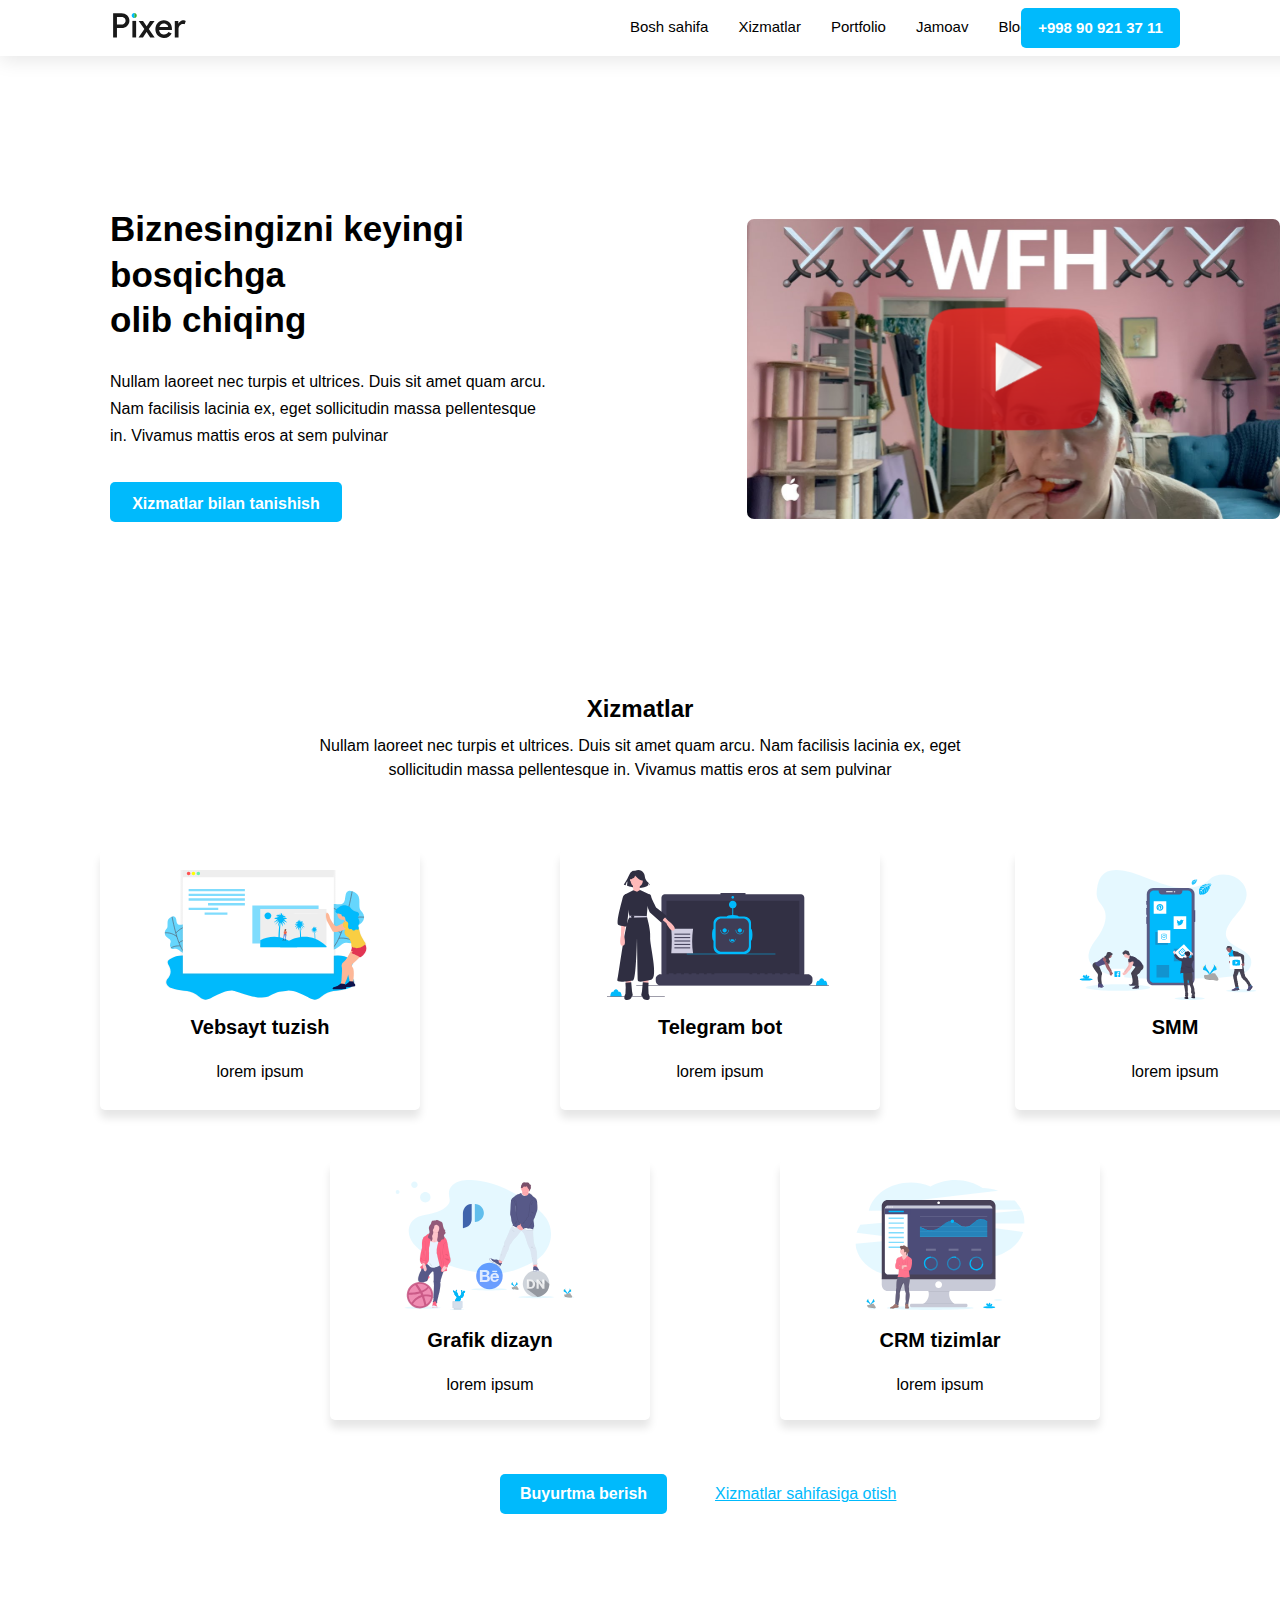
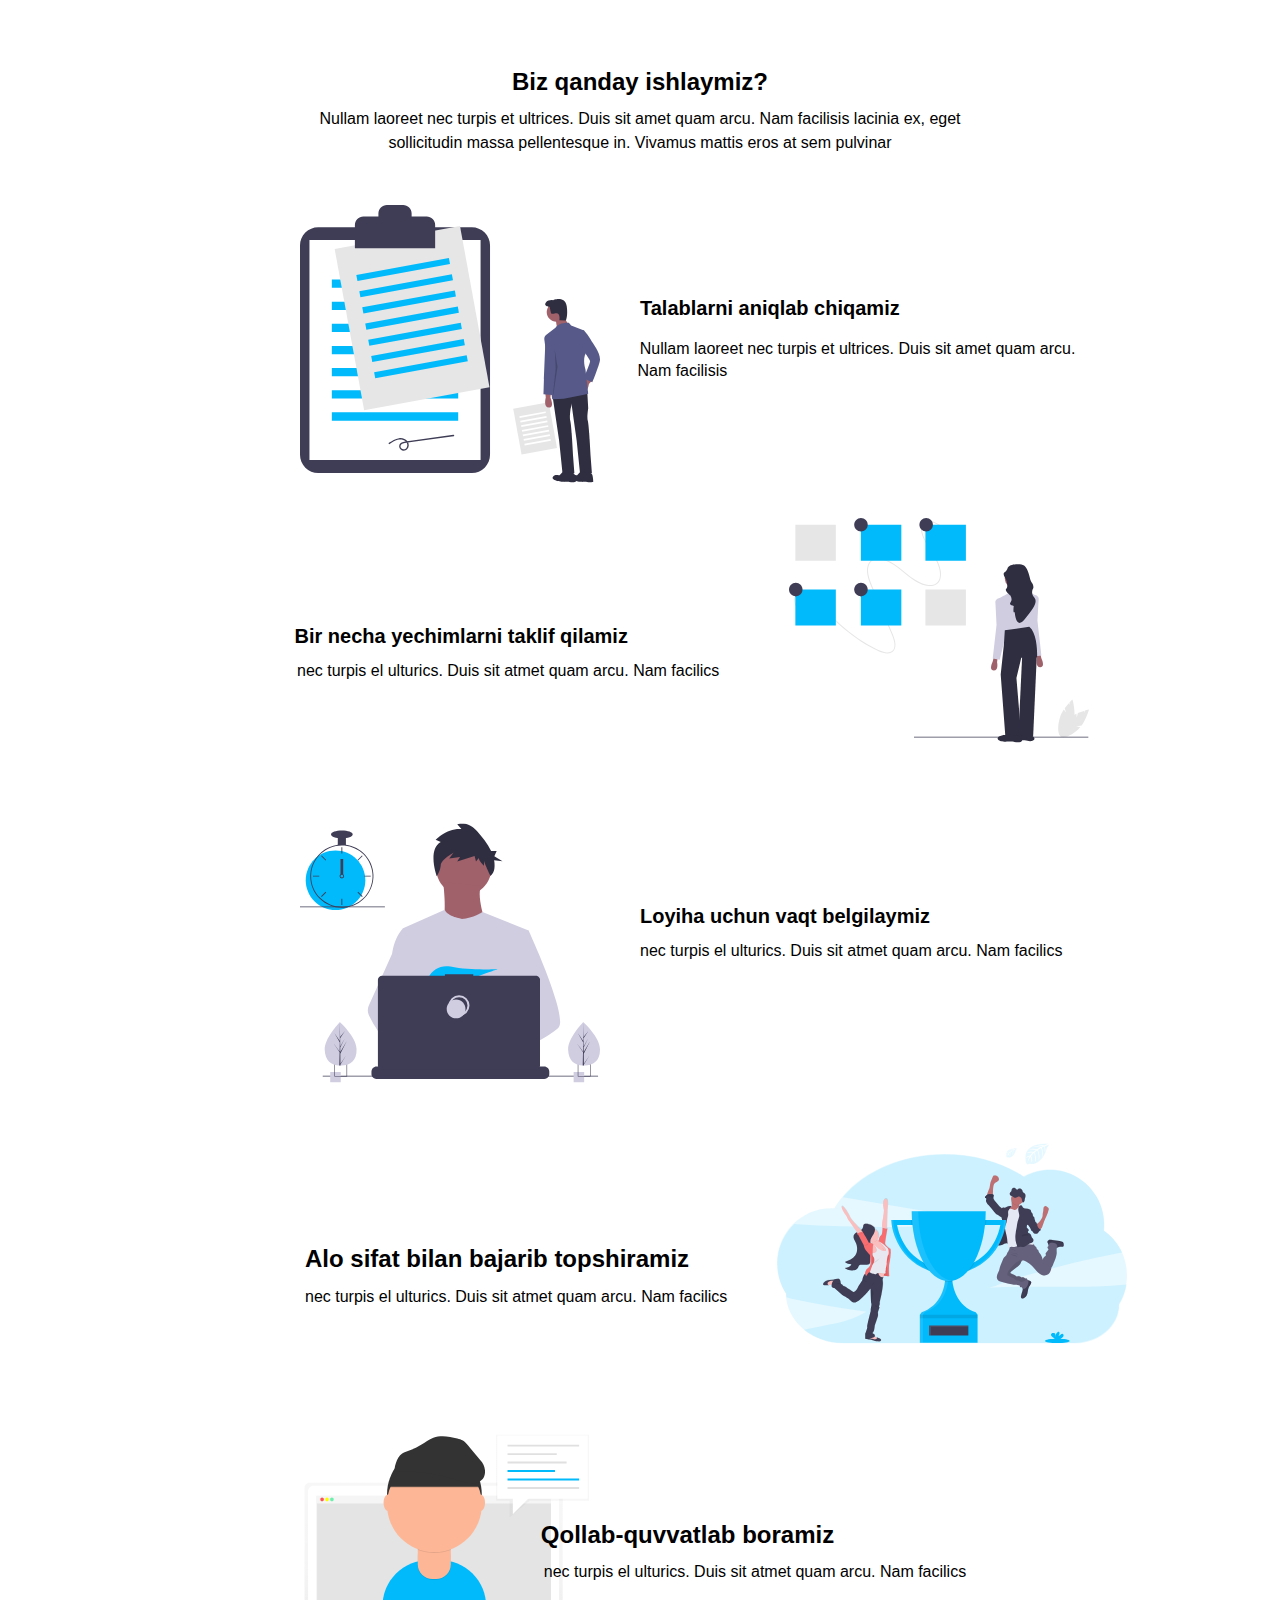
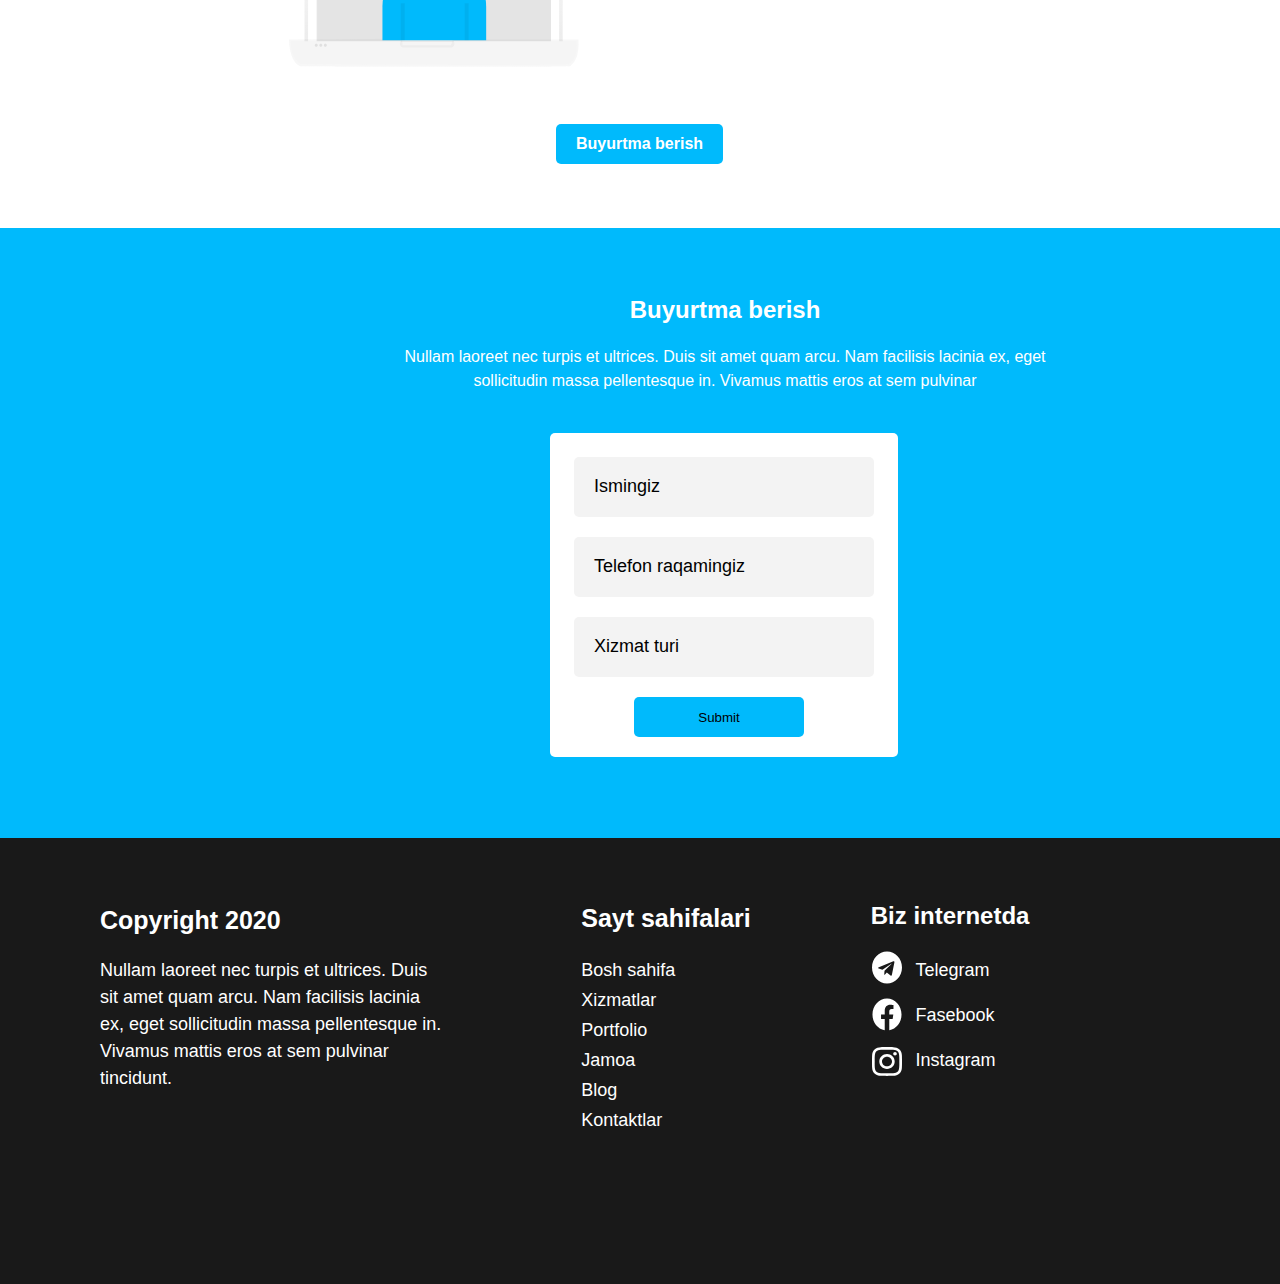
<file: index.html>
<!DOCTYPE html>
<html lang="en">
  <head>
    <meta charset="UTF-8" />
    <meta http-equiv="X-UA-Compatible" content="IE=edge" />
    <meta name="viewport" content="width=device-width, initial-scale=1.0" />
    <link rel="stylesheet" href="./styles/minihome.css" />
    <title>Exem</title>
  </head>
  <body>
    <!-- header start -->

    <div class="header">
      <img src="./images/logo.svg" width="100" height="25" alt="rasm" />
      <ul>
        <li><a href="#">Bosh sahifa</a></li>
        <li><a href="./xizmatlar.html">Xizmatlar</a></li>
        <li><a href="#">Portfolio</a></li>
        <li><a href="#">Jamoav</a></li>
        <li><a href="#">Blog</a></li>
        <li><a href="#">Kontaktlar</a></li>
      </ul>

      <div class="headerbutton">
        <p>+998 90 921 37 11</p>
      </div>
    </div>

    <div class="glav">

        <div class="glav1">

      <h1>
        Biznesingizni keyingi bosqichga <br />
        olib chiqing
      </h1>

      <p>Nullam laoreet nec turpis et ultrices. Duis sit amet quam arcu. <br> Nam facilisis lacinia ex, eget sollicitudin massa pellentesque <br> in. Vivamus mattis eros at sem pulvinar</p>
      <div class="glavbutton hover ">
        <p class="p-hover">Xizmatlar bilan tanishish</p>
        
      </div>

    </div>

    <div class="glav2">
        <img src="./images/youtube-embed.svg" height="300" alt="rasm">
    </div>



    </div>

    <!-- glav end    -->

<!-- section start -->
    <div class="section">
        <h2>Xizmatlar</h2>
        <p>Nullam laoreet nec turpis et ultrices. Duis sit amet quam arcu. Nam facilisis lacinia ex, eget <br> sollicitudin massa pellentesque in. Vivamus mattis eros at sem pulvinar</p>

        <div class="boxs">
            <div class="box1">
                <div class="minibox1">
                    <img src="./images/website-illustration.svg" alt="rasm">
                    <h3>Vebsayt tuzish</h3>
                    <p>lorem ipsum</p>
                </div>
                <div class="minibox2">
                    <img src="./images/bot.svg" alt="rasm">
                    <h3>Telegram bot</h3>
                    <p>lorem ipsum</p>
                </div>
                <div class="minibox3">
                    <img src="./images/smm-illustration.svg" alt="rasm">
                    <h3>SMM</h3>
                    <p>lorem ipsum</p>
                </div>

            </div>

            <div class="box2">
                <div class="minibox4">
                    <img src="./images/design-illustration.svg" alt="rasm">
                    <h3>Grafik dizayn</h3>
                    <p>lorem ipsum</p>
                </div>

                <div class="minibox5">
                    <img src="./images/crm-illustration.svg" alt="rasm">
                    <h3>CRM tizimlar</h3>
                    <p>lorem ipsum</p>
                </div>
                <div class="twoknop">
                    <div class="minibutton hover">
                        <p class="p-hover">Buyurtma berish</p>
                    </div>
                    <a href="#">Xizmatlar sahifasiga otish</a>
                </div>
            </div>
        </div>

    </div>
<!-- section end -->

<!-- main start -->

<div class="main">
    <h2>Biz qanday ishlaymiz?</h2>
    <p>Nullam laoreet nec turpis et ultrices. Duis sit amet quam arcu. Nam facilisis lacinia ex, eget <br> sollicitudin massa pellentesque in. Vivamus mattis eros at sem pulvinar</p>
<!-- zina1 start -->
    <div class="zina1">
        <img src="./images/stepstep.svg" alt="rasmodam">

        <h2>Talablarni aniqlab chiqamiz</h2>
        <p>Nullam laoreet nec turpis et ultrices. Duis sit amet quam arcu. </p>
        <span> Nam facilisis</span>
    </div>
    <!-- zina1 end -->



    <!-- zina2 start -->

    <div class="zina2">
        <div class="zina2flex">
        <h2>Bir necha yechimlarni taklif qilamiz</h2>
        <p>nec turpis el ulturics. Duis sit atmet quam arcu. Nam facilics </p>
    </div>
   
        <img src="./images/step-illlustration.svg" alt="">

    </div>

<!-- zina2 end -->

<div class="zina3">
    <img src="./images/programist.svg" alt="rasm">
    <h2>Loyiha uchun vaqt belgilaymiz</h2>
    <p>nec turpis el ulturics. Duis sit atmet quam arcu. Nam facilics</p>
</div>

<!-- zina3 end   -->

<!-- zina4 start -->

<div class="zina4">
    <div class="zina4flex">
        <h2>Alo sifat bilan bajarib topshiramiz</h2>
        <p>nec turpis el ulturics. Duis sit atmet quam arcu. Nam facilics</p>
    </div>
    <img src="./images/kubok.svg" width="350" alt="rasm">
</div>
<!-- zina4 end -->

<!-- zina5 start -->

<div class="zina5">
    <img src="./images/brbola.svg" alt="">
    <h2>Qollab-quvvatlab boramiz</h2>
    <p>nec turpis el ulturics. Duis sit atmet quam arcu. Nam facilics</p>
</div>

<!-- zina4 end -->

<div class="mainbutton hover">
    <p class="p-hover">Buyurtma berish</p>
</div>

</div>
<!-- main end -->

<!-- inpitmega start -->
<div class="inputmega">
    <h2>Buyurtma berish</h2>
    <p>Nullam laoreet nec turpis et ultrices. Duis sit amet quam arcu. Nam facilisis lacinia ex, eget <br> sollicitudin massa pellentesque in. Vivamus mattis eros at sem pulvinar</p>

    <div class="inputdiv">
        <div class="input1">
        <input type="text" placeholder="Ismingiz">
    </div>
    <div class="input2">
        <input type="number" placeholder="Telefon raqamingiz">
    </div>
    <div class="input3">
        <input type="text" placeholder="Xizmat turi">
    </div>
    <div class="submit1">
        <input type="submit">
    </div>
    </div>
</div>
<!-- inputmega end -->

<!-- footer start -->

<div class="footer">
    <div class="block1">
        <h2>Copyright 2020</h2>
        <p>Nullam laoreet nec turpis et ultrices. Duis <br> sit amet quam arcu. Nam facilisis lacinia <br> ex, eget sollicitudin massa pellentesque in. <br> Vivamus mattis eros at sem pulvinar <br> tincidunt.</p>
    </div>
    <div class="block2">
        <h2>Sayt sahifalari</h2>
        <ul>
            <li><a href="#">Bosh sahifa</a></li>
            <li><a href="./xizmatlar.html">Xizmatlar</a></li>
            <li><a href="#">Portfolio</a></li>
            <li><a href="#">Jamoa</a></li>
            <li><a href="#">Blog</a></li>
            <li><a href="#">Kontaktlar</a></li>
        </ul>
    </div>
    <div class="block3">
        <div class="minblock3">
        <h2>Biz internetda</h2>
        <ul>
            <li><img src="./images/telegram.svg"  width="30" alt="tg"></li>
            <li><img src="./images/fase.svg" width="30" alt="insta"></li>
            <li><img src="./images/insta.svg" width="30" alt="face"></li>
        </ul>
    </div>
    <div class="min2block3">
        <ul>
           <li><a href="#">Telegram</a></li>
           <li><a href="#">Fasebook</a></li>
           <li><a href="#">Instagram</a></li>
        </ul>
    </div>
    </div>

</div>


    <!-- end -->
  </body>
</html>
</file>
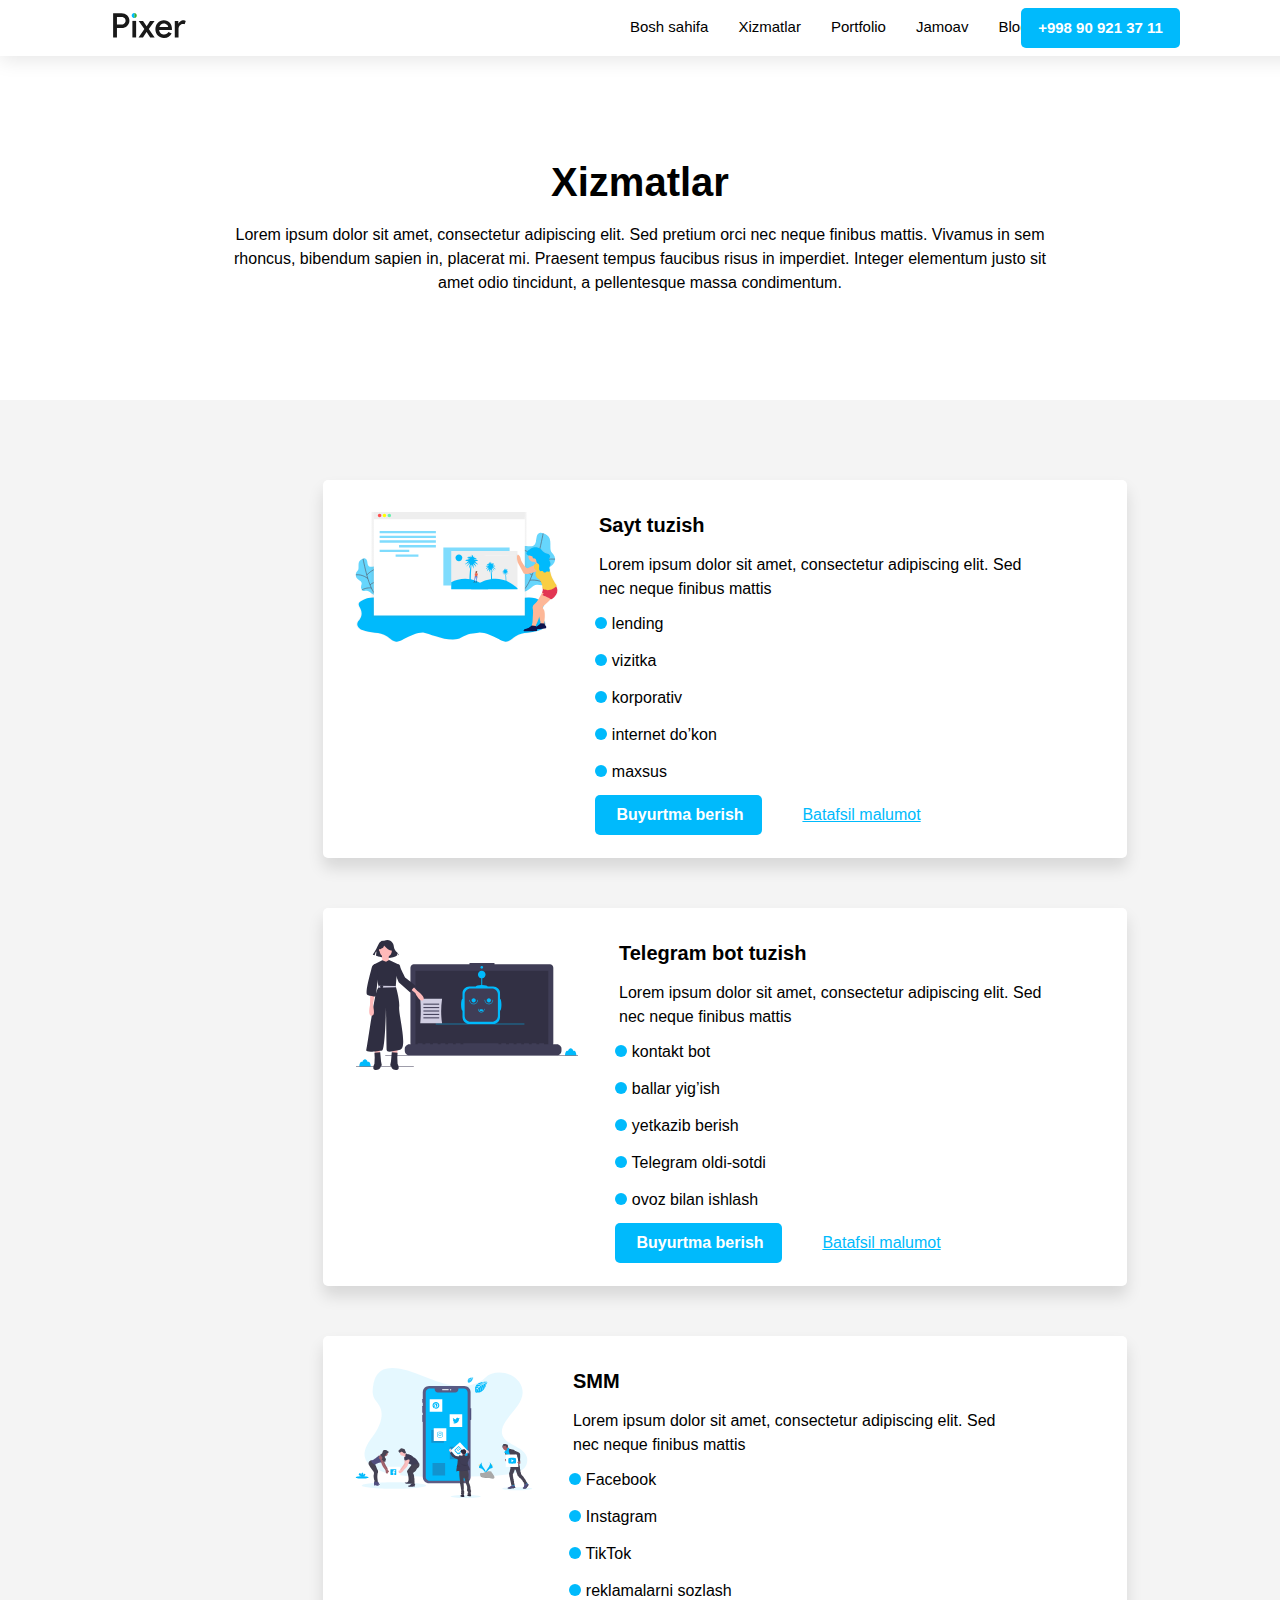
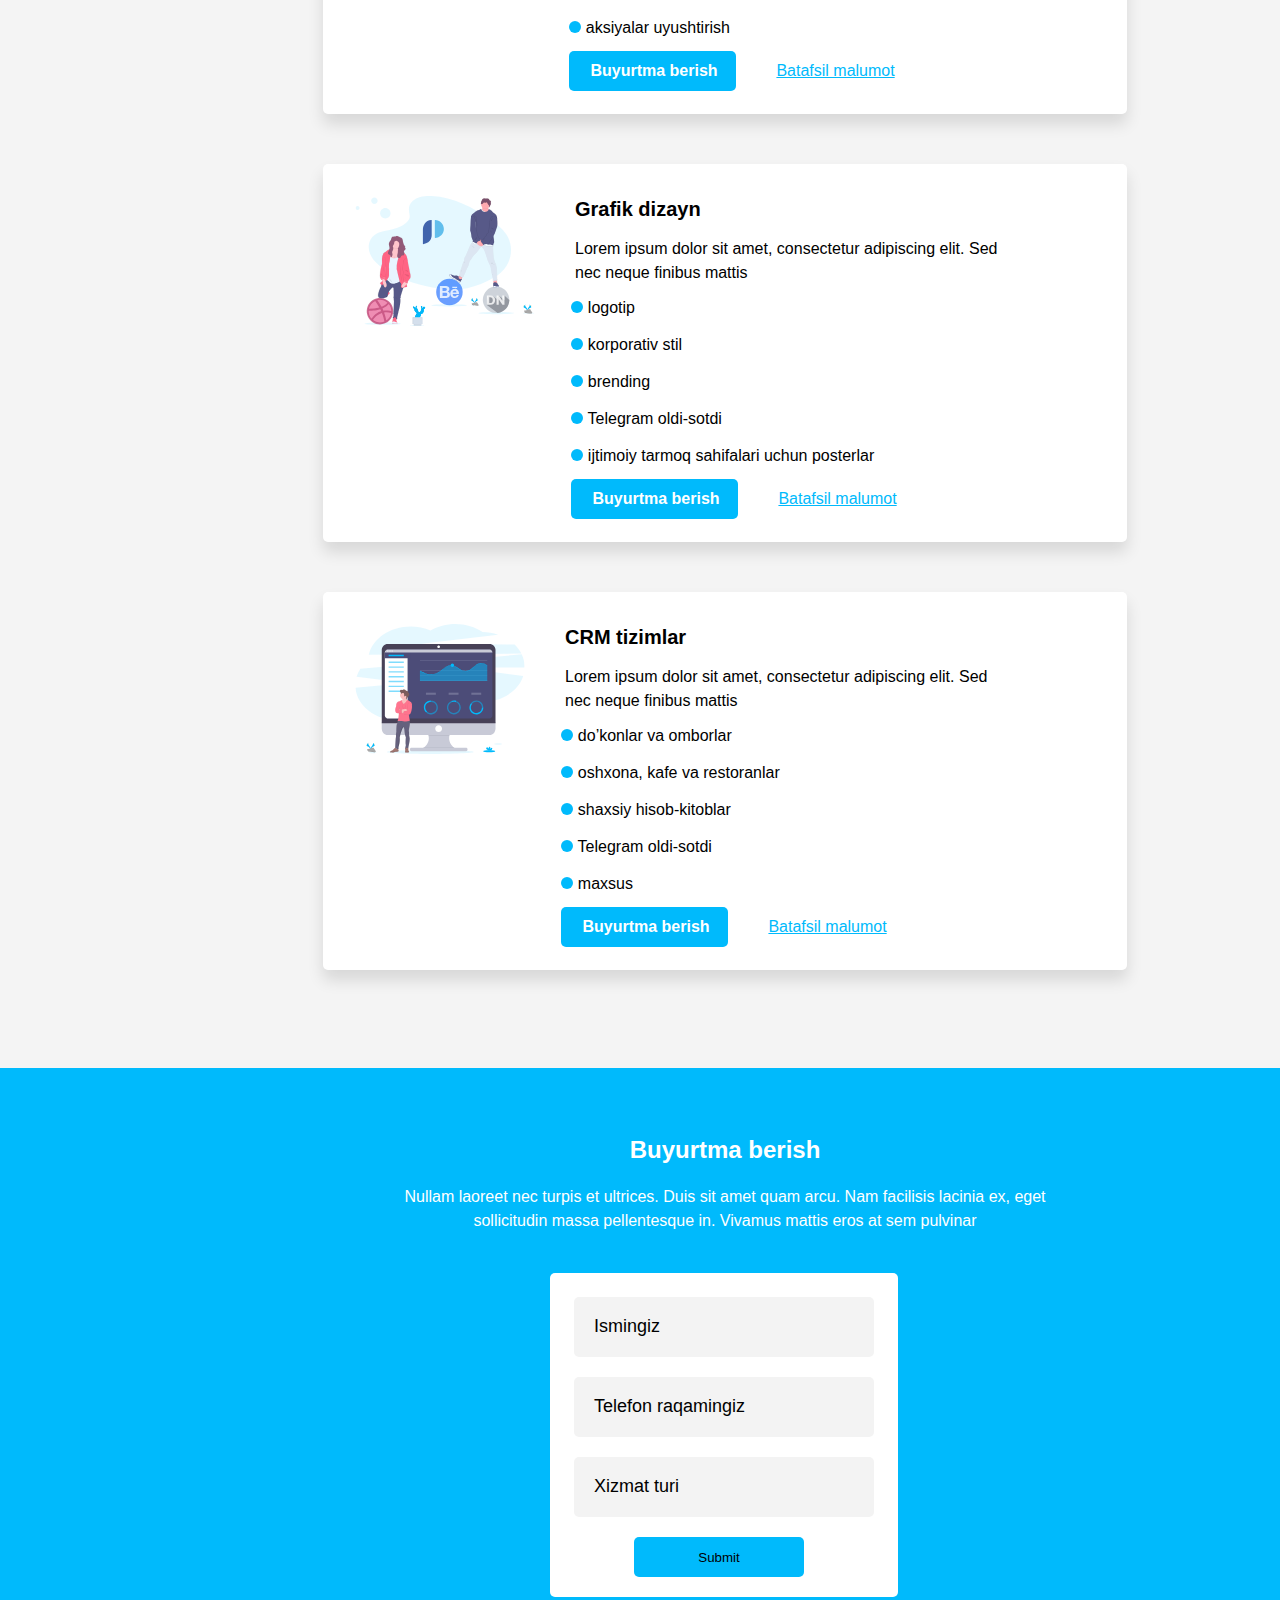
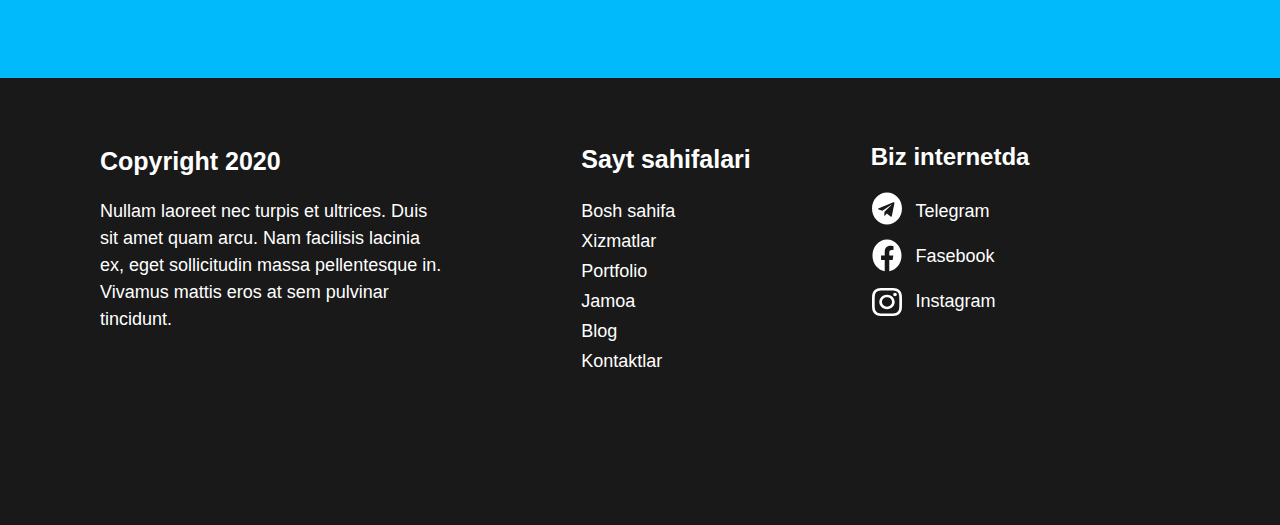
<file: xizmatlar.html>
<!DOCTYPE html>
<html lang="en">
<head>
    <meta charset="UTF-8">
    <meta http-equiv="X-UA-Compatible" content="IE=edge">
    <meta name="viewport" content="width=device-width, initial-scale=1.0">
    <title>Xizmatlar</title>
    <link rel="stylesheet" href="./styles/minixizmat.css">
    
</head>
<body>
    
    <div class="header">
        <img src="./images/logo.svg" width="100" height="25" alt="rasm" />
        <ul>
          <li><a href="#">Bosh sahifa</a></li>
          <li><a href="./xizmatlar.html">Xizmatlar</a></li>
          <li><a href="#">Portfolio</a></li>
          <li><a href="#">Jamoav</a></li>
          <li><a href="#">Blog</a></li>
          <li><a href="#">Kontaktlar</a></li>
        </ul>
  
        <div class="headerbutton">
          <p>+998 90 921 37 11</p>
        </div>
      </div>

      <div class="box">
        <h2>Xizmatlar</h2>
        <p>Lorem ipsum dolor sit amet, consectetur adipiscing elit. Sed pretium 
            orci nec neque finibus mattis. Vivamus  in sem <br> rhoncus, bibendum sapien in, placerat mi. Praesent tempus faucibus risus in imperdiet. Integer 
            elementum justo sit <br> amet odio tincidunt, a pellentesque massa condimentum.</p>
      </div>


      <div class="main">

        <div class="box1">
            
            <div class="img1">
            <img src="./images/website-illustration.svg" alt="">
            </div>
            <div class="title1">
                <h2>Sayt tuzish</h2>
                <p>Lorem ipsum dolor sit amet, consectetur adipiscing elit. Sed   <br> nec neque finibus mattis</p>
            </div>
            <div class="tab1">
                <ul>
                    <li><img src="./images/dumalo.svg" alt="dumalo"> lending</li>
                    <li><img src="./images/dumalo.svg" alt="dumalo"> vizitka</li>
                    <li><img src="./images/dumalo.svg" alt="dumalo"> korporativ</li>
                    <li><img src="./images/dumalo.svg" alt="dumalo"> internet do’kon</li>
                    <li><img src="./images/dumalo.svg" alt="dumalo"> maxsus</li>
                </ul>
            </div>

            <div class="box1button">
                <p>Buyurtma berish</p>
                
            </div>

            <a href="#">Batafsil malumot</a>
           
        </div>

        <div class="box2">
            <div class="img2">
            <img src="./images/bot.svg" alt="">
            </div>
            <div class="title2">
                <h2>Telegram bot tuzish</h2>
                <p>Lorem ipsum dolor sit amet, consectetur adipiscing elit. Sed   <br> nec neque finibus mattis</p>
            </div>
            <div class="tab2">
                <ul>
                    <li><img src="./images/dumalo.svg" alt="dumalo"> kontakt bot</li>
                    <li><img src="./images/dumalo.svg" alt="dumalo"> ballar yig’ish</li>
                    <li><img src="./images/dumalo.svg" alt="dumalo"> yetkazib berish</li>
                    <li><img src="./images/dumalo.svg" alt="dumalo"> Telegram oldi-sotdi </li>
                    <li><img src="./images/dumalo.svg" alt="dumalo"> ovoz bilan ishlash</li>
                </ul>
            </div>
            <div class="box2button">
                <p>Buyurtma berish</p>
                
            </div>
            <a href="#">Batafsil malumot</a>

        </div>

        <div class="box3">
            <div class="img3">
            <img src="./images/smm-illustration.svg" alt="">
            </div>
            <div class="title3">
                <h2>SMM</h2>
                <p>Lorem ipsum dolor sit amet, consectetur adipiscing elit. Sed   <br> nec neque finibus mattis</p>
            </div>
            <div class="tab3">
                <ul>
                    <li><img src="./images/dumalo.svg" alt="dumalo"> Facebook</li>
                    <li><img src="./images/dumalo.svg" alt="dumalo"> Instagram</li>
                    <li><img src="./images/dumalo.svg" alt="dumalo"> TikTok</li>
                    <li><img src="./images/dumalo.svg" alt="dumalo"> reklamalarni sozlash </li>
                    <li><img src="./images/dumalo.svg" alt="dumalo"> aksiyalar uyushtirish</li>
                </ul>
            </div>
            <div class="box3button">
                <p>Buyurtma berish</p>
                
            </div>
            <a href="#">Batafsil malumot</a>

        </div>

        <div class="box4">
            <div class="img4">
            <img src="./images/design-illustration.svg" alt="">
            </div>
            <div class="title4">
                <h2>Grafik dizayn</h2>
                <p>Lorem ipsum dolor sit amet, consectetur adipiscing elit. Sed   <br> nec neque finibus mattis</p>
            </div>
            <div class="tab4">
                <ul>
                    <li><img src="./images/dumalo.svg" alt="dumalo"> logotip</li>
                    <li><img src="./images/dumalo.svg" alt="dumalo"> korporativ stil</li>
                    <li><img src="./images/dumalo.svg" alt="dumalo"> brending</li>
                    <li><img src="./images/dumalo.svg" alt="dumalo"> Telegram oldi-sotdi </li>
                    <li><img src="./images/dumalo.svg" alt="dumalo"> ijtimoiy tarmoq sahifalari uchun posterlar</li>
                </ul>
            </div>
            <div class="box4button">
                <p>Buyurtma berish</p>
                
            </div>
            <a href="#">Batafsil malumot</a>

        </div>

        <div class="box5">
            <div class="img5">
            <img src="./images/crm-illustration.svg" alt="">
            </div>
            <div class="title4">
                <h2>CRM tizimlar</h2>
                <p>Lorem ipsum dolor sit amet, consectetur adipiscing elit. Sed   <br> nec neque finibus mattis</p>
            </div>
            <div class="tab5">
                <ul>
                    <li><img src="./images/dumalo.svg" alt="dumalo"> do’konlar va omborlar</li>
                    <li><img src="./images/dumalo.svg" alt="dumalo"> oshxona, kafe va restoranlar</li>
                    <li><img src="./images/dumalo.svg" alt="dumalo"> shaxsiy hisob-kitoblar</li>
                    <li><img src="./images/dumalo.svg" alt="dumalo"> Telegram oldi-sotdi </li>
                    <li><img src="./images/dumalo.svg" alt="dumalo"> maxsus</li>
                </ul>
            </div>
            <div class="box5button">
                <p>Buyurtma berish</p>
                
            </div>
            <a href="#">Batafsil malumot</a>

        </div>
      </div>

      <div class="inputmega">
        <h2>Buyurtma berish</h2>
        <p>Nullam laoreet nec turpis et ultrices. Duis sit amet quam arcu. Nam facilisis lacinia ex, eget <br> sollicitudin massa pellentesque in. Vivamus mattis eros at sem pulvinar</p>
    
        <div class="inputdiv">
            <div class="input1">
            <input type="text" placeholder="Ismingiz">
        </div>
        <div class="input2">
            <input type="number" placeholder="Telefon raqamingiz">
        </div>
        <div class="input3">
            <input type="text" placeholder="Xizmat turi">
        </div>
        <div class="submit1">
            <input type="submit">
        </div>
        </div>
    </div>

    <div class="footer">
        <div class="block1">
            <h2>Copyright 2020</h2>
            <p>Nullam laoreet nec turpis et ultrices. Duis <br> sit amet quam arcu. Nam facilisis lacinia <br> ex, eget sollicitudin massa pellentesque in. <br> Vivamus mattis eros at sem pulvinar <br> tincidunt.</p>
        </div>
        <div class="block2">
            <h2>Sayt sahifalari</h2>
            <ul>
                <li><a href="#">Bosh sahifa</a></li>
                <li><a href="./xizmatlar.html">Xizmatlar</a></li>
                <li><a href="#">Portfolio</a></li>
                <li><a href="#">Jamoa</a></li>
                <li><a href="#">Blog</a></li>
                <li><a href="#">Kontaktlar</a></li>
            </ul>
        </div>
        <div class="block3">
            <div class="minblock3">
            <h2>Biz internetda</h2>
            <ul>
                <li><img src="./images/telegram.svg"  width="30" alt="tg"></li>
                <li><img src="./images/fase.svg" width="30" alt="insta"></li>
                <li><img src="./images/insta.svg" width="30" alt="face"></li>
            </ul>
        </div>
        <div class="min2block3">
            <ul>
               <li><a href="#">Telegram</a></li>
               <li><a href="#">Fasebook</a></li>
               <li><a href="#">Instagram</a></li>
            </ul>
        </div>
        </div>
    
    </div>
    

</body>
</html>
</file>
<file: styles/minihome.css>
*,.headerbutton p{font-family:sans-serif}.header a,.headerbutton p,.headerbutton p:hover{font-size:15px;font-style:normal}.glav1 p,.header a,.headerbutton p{font-style:normal}.header ul,ul{list-style:none}.block2 a,.header a,.min2block3 a{text-decoration:none}*{margin:0;padding:0;box-sizing:border-box}body{overflow-x:hidden}.header{width:1450px;height:56px;background:#fff;box-shadow:0 4px 20px rgba(0,0,0,.1);display:flex}.glavbutton,.headerbutton{height:40px;background:#00bafc;display:flex}.header ul{margin-top:15px;display:flex;margin-left:400px;font-weight:300}.header li{margin-left:30px}.header a{font-weight:300;line-height:24px;color:#000;flex:none;order:0;flex-grow:0}.header img{margin-left:100px;margin-top:13px}.header a:hover{color:#00bafc;text-transform:1s}.headerbutton{position:absolute;justify-content:center;align-items:center;width:159px;right:100px;top:8px;border-radius:5px}.glav1 h1,.headerbutton p{font-weight:700;flex:none;order:0}.headerbutton p{line-height:24px;color:#fff;flex-grow:0}.glav1 h1,.glav1 p{color:#000;margin-left:110px}.headerbutton:hover,.hover:hover{background-color:#fff;border:3px solid #00bafc;transition:1s;-webkit-transition:1s;-moz-transition:1s;-ms-transition:1s;-o-transition:1s}.headerbutton p:hover,.p-hover:hover{font-family:sans-serif;transition:2s}.headerbutton p:hover{color:#00bafc;font-weight:700}.glav1 h1{margin-top:150px;font-size:35px;line-height:130%;align-self:flex-start;flex-grow:0}.glav1 p{font-family:sans-serif;font-weight:400;font-size:16px;margin-top:25px;line-height:27px;flex:none;order:1;align-self:center;flex-grow:0}.glavbutton{width:232px;margin-left:110px;margin-top:33px;justify-content:center;align-items:center;border-radius:5px}.main p,.section h2,.section p{flex:none;font-style:normal;text-align:center}.minibox1,.minibox2{background:#fff;box-shadow:0 8px 8px rgba(0,0,0,.1);position:absolute;width:320px;height:260px;top:850px}.glavbutton p{font-style:normal;font-weight:700;padding:0;margin:0;height:24px;color:#fff}.block3,.box1,.box2,.glav,.twoknop,.zina1,.zina3,.zina4{display:flex}.glav2 img{border-radius:7px;-webkit-border-radius:7px;-moz-border-radius:7px;-ms-border-radius:7px;-o-border-radius:7px;margin-top:163px;margin-left:156px}.minibox1,.minibox2,.minibox3,.minibox4{border-radius:5px}.section h2{font-weight:700;font-size:24px;margin-top:170px;line-height:130%;color:#000;order:0;flex-grow:0}.main p,.section p{font-weight:300;font-size:16px;line-height:24px;margin-top:10px;color:#000;order:1;flex-grow:0}.minibox1{left:100px}.minibox2{left:560px}.minibox3{position:absolute;width:320px;height:260px;left:1015px;top:850px;background:#fff;box-shadow:0 8px 8px rgba(0,0,0,.1)}.minibox4,.minibox5{position:absolute;width:320px;height:260px;top:1160px;background:#fff;box-shadow:0 8px 8px rgba(0,0,0,.1)}.minibox1 img,.minibox3 img{margin-left:64px;margin-top:20px}.minibox2 img{margin-left:46px;margin-top:20px}.minibox1 h3,.minibox2 h3,.minibox3 h3{font-style:normal;font-weight:700;font-size:20px;margin-top:10px;line-height:130%;text-align:center;color:#000;flex:none;order:1;flex-grow:0}.minibox1 p,.minibox2 p,.minibox3 p,.minibox4 p,.minibox5 p{font-style:normal;font-weight:300;font-size:16px;line-height:24px;margin-top:20px;text-align:center;color:#000;flex:none;order:2;flex-grow:0}.minibox4{left:330px}.minibox5{left:780px;border-radius:5px}.mainbutton,.minibutton{width:167px;height:40px;top:24px;border-radius:5px;display:flex}.inputmega,.mainbutton,.minibutton{position:absolute;background:#00bafc}.minibox4 img{margin-left:65px;margin-top:20px}.minibox5 img{margin-left:75px;margin-top:20px}.minibox4 h3,.minibox5 h3{font-style:normal;font-weight:700;font-size:20px;margin-top:13px;line-height:130%;text-align:center;color:#000;flex:none;order:1;flex-grow:0}.minibutton{padding:0;align-items:center;justify-content:center;margin-top:1450px;margin-left:500px;left:0}.main h2,.twoknop a{font-style:normal;flex:none}.minibutton p{font-style:normal;font-weight:700;font-size:16px;margin:0;color:#fff}.twoknop a{font-weight:350;font-size:16px;line-height:24px;margin-top:700px;margin-left:715px;text-align:center;text-decoration-line:underline;color:#00bafc;order:0;flex-grow:0}.main h2,.zina1 h2{font-weight:700;line-height:130%;order:0;text-align:center}.main h2{font-size:24px;margin-top:160px;color:#000;flex-grow:0}.zina1 h2,.zina1 p{font-style:normal;color:#000;flex:none}.zina1 img{margin-left:300px;margin-top:50px}.zina1 h2{font-size:20px;margin-top:140px;margin-left:40px;align-self:flex-start;flex-grow:0}.zina1 p,.zina1 span{font-weight:300;font-size:16px;line-height:24px;order:1;align-self:center}.zina1 p{margin-top:60px;margin-left:-260px;flex-grow:0}.zina1 span,.zina2 h2{font-style:normal;color:#000;flex:none}.zina1 span{margin-top:104px;margin-left:-438px;flex-grow:0}.zina2 h2{font-weight:700;font-size:20px;line-height:130%;margin-left:-500px;text-align:center;order:0;align-self:flex-start;flex-grow:0}.zina2 p,.zina3 h2{flex:none;font-style:normal;color:#000}.zina2 p{font-weight:200;font-size:16px;line-height:24px;margin-left:-406px;order:1;align-self:center;flex-grow:0}.zina2{display:flex;margin-left:703px;margin-top:-20px}.zina2 img{margin-left:70px;margin-top:55px}.zina3 img{margin-left:300px;margin-top:80px}.zina3 h2{font-weight:700;font-size:20px;line-height:130%;margin-left:40px;text-align:center;order:0;align-self:flex-start;flex-grow:0}.mainbutton p,.zina5 p{font-size:16px;line-height:24px}.zina3 p{margin-top:196px;margin-left:-290px}.zina4 h2,.zina4 p{margin-left:305px}.zina4 h2{display:inline-block}.zina4 img{margin-left:50px;margin-top:60px}.zina5 img{margin-left:289px;margin-top:90px}.zina5 h2{margin-top:-152px;margin-left:95px}.zina5 p{font-style:normal;font-weight:300;margin-left:230px;color:#000;flex:none;order:1;align-self:center;flex-grow:0}.mainbutton{justify-content:center;align-items:center;gap:10px;margin-top:3300px;left:calc(50% - 167px / 2 - .5px)}.inputmega h2,.mainbutton p{font-weight:700;flex:none;order:0;font-style:normal;color:#fff}.mainbutton p{margin-top:-1px;flex-grow:0}.inputmega h2,.minblock3 ul li{margin-top:10px}.inputmega{flex-direction:column;align-items:center;padding:56px 100px;gap:16px;margin-top:400px;width:1450px;height:610px;left:0;top:3028px}.inputmega h2{font-size:24px;line-height:130%;text-align:center;flex-grow:0}.inputmega p,.submit1 input,ul{margin-top:20px}.inputmega p{font-style:normal;font-weight:300;font-size:16px;line-height:150%;text-align:center;color:#fff;flex:none;order:1;flex-grow:0}.inputdiv{flex-direction:column;align-items:center;padding:24px;gap:16px;margin-top:40px;margin-left:450px;width:348px;height:324px;background:#fff;border-radius:5px;flex:none;order:0;flex-grow:0}.input1 input,.input2 input,.input3 input{width:300px;height:60px;border:none;background:#f3f3f3}.input1 input{border-radius:5px}.input1 ::placeholder{color:#000;font-family:sans-serif;font-size:18px;font-weight:300;padding-left:20px}.input2 input,.input3 input{border-radius:5px;margin-top:20px}.input2 ::placeholder{color:#000;font-family:sans-serif;font-size:18px;font-weight:300;padding-left:20px}.input3 ::placeholder{color:#000;font-family:sans-serif;font-size:18px;font-weight:300;padding-left:20px}.submit1 input{width:170px;height:40px;background:#00bafc;border:none;flex-direction:row;border-radius:5px;-webkit-border-radius:5px;-moz-border-radius:5px;-ms-border-radius:5px;-o-border-radius:5px;margin-left:60px}.block1 h2,.block1 p{margin-left:100px;font-style:normal;color:#fff}.footer{width:1450px;height:450px;display:flex;margin-top:850px;background:#191919}.block1 h2{font-weight:700;font-size:25px;line-height:130%;padding-top:70px}.block1 p{padding-top:20px;font-weight:300;font-size:18px;line-height:150%}.block2 h2,ul{margin-left:140px}.block2 h2{font-style:normal;font-weight:700;font-size:25px;line-height:130%;margin-top:68px;color:#fff;flex:none;order:0;flex-grow:0}.block2 a{font-style:normal;font-weight:300;font-size:18px;line-height:30px;color:#fff;flex:none;order:0;flex-grow:0}.minblock3 h2,.p-hover:hover{font-style:normal;font-weight:700}.minblock3 h2{font-size:24px;line-height:130%;margin-left:120px;margin-top:66px;color:#fff;flex:none;order:0;flex-grow:0}.minblock3 ul{margin-left:121px}.min2block3 a{font-style:normal;font-weight:300;font-size:18px;line-height:24px;color:#fff}.min2block3 ul{margin-top:124px;margin-left:-114px}.min2block3 li{margin-top:21px}.p-hover:hover{color:#00bafc}
</file>
<file: styles/minixizmat.css>
.header a,.headerbutton p{line-height:24px;font-size:15px}.box h2,.box p{text-align:center}.inputmega,.main{position:absolute;left:0}*,.headerbutton p,.headerbutton p:hover{font-family:sans-serif}.header ul,ul{list-style:none}.block2 a,.header a,.min2block3 a{text-decoration:none}*{margin:0;padding:0;box-sizing:border-box}body{overflow-x:hidden}.header{width:1450px;height:56px;background:#fff;box-shadow:0 4px 20px rgba(0,0,0,.1);display:flex}.box1,.box2,.box3,.box4,.box5{box-shadow:0 10px 16px rgba(0,0,0,.12);display:flex}.header ul{margin-top:15px;display:flex;margin-left:400px;font-weight:300}.header li{margin-left:30px}.header a{font-style:normal;font-weight:300;color:#000;flex:none;order:0;flex-grow:0}.header img{margin-left:100px;margin-top:13px}.header a:hover{color:#00bafc;text-transform:1s}.headerbutton{position:absolute;display:flex;justify-content:center;align-items:center;width:159px;height:40px;right:100px;top:8px;background:#00bafc;border-radius:5px}.box h2,.headerbutton p{font-weight:700;flex:none;order:0;font-style:normal}.headerbutton p{color:#fff;flex-grow:0}.headerbutton:hover{background-color:#fff;border:3px solid #00bafc;transition:1s;-webkit-transition:1s;-moz-transition:1s;-ms-transition:1s;-o-transition:1s}.headerbutton p:hover{color:#00bafc;font-style:normal;font-weight:700;transition:2s;font-size:15px}.box h2{font-size:40px;line-height:130%;color:#000;flex-grow:0}.box p{font-style:normal;font-weight:300;font-size:16px;line-height:24px;padding-top:15px;color:#000;flex:none;order:1;flex-grow:0}.box{margin-top:100px}.main{margin-top:60px;flex-direction:column;align-items:center;padding:80px 0;width:1450px;height:2274px;top:340px;background:#f4f4f4}.box1{flex-direction:row;align-items:flex-start;padding:32px;gap:40px;margin:auto;width:804px;height:378px;background:#fff;border-radius:5px;flex:none;order:0;flex-grow:0}.title1 h2,.title2 h2,.title3 h2,.title4 h2,.title5 h2{font-style:normal;font-weight:700;font-size:20px;line-height:130%;color:#000;flex:none;order:0;flex-grow:0}.title1 p,.title2 p,.title3 p,.title4 p,.title5 p{font-style:normal;font-weight:300;font-size:16px;line-height:24px;padding-top:15px;color:#000;flex:none;order:1;flex-grow:0}.tab1 ul,.tab2 ul,.tab3 ul,.tab4 ul,.tab5 ul{list-style:none;margin-top:100px;margin-left:-466px;font-style:normal;font-weight:300;font-size:16px;line-height:24px;color:#000;flex:none;order:1;flex-grow:0}.tab1 li,.tab2 li,.tab3 li,.tab4 li,.tab5 li{margin-top:13px}.box1button,.box2button,.box3button,.box4button,.box5button{display:flex;flex-direction:row;align-items:center;padding:8px 16px;gap:10px;margin-top:283px;margin-left:-506px;width:167px;height:40px;background:#00bafc;border-radius:5px;flex:none;order:0;flex-grow:0}.box1button p,.box2button p,.box3button p,.box4button p,.box5button p{font-style:normal;font-weight:700;font-size:16px;line-height:24px;margin-left:5px;color:#fff;flex:none;order:0;flex-grow:0}.box1 a,.box2 a,.box3 a,.box4 a,.box5 a{color:#00bafc;margin-top:294px}.inputmega h2,.inputmega p{font-style:normal;text-align:center;color:#fff}.inputmega h2,.minblock3 ul li{margin-top:10px}.box2,.box3,.box4,.box5{flex-direction:row;align-items:flex-start;padding:32px;gap:40px;margin:50px auto auto;width:804px;height:378px;background:#fff;border-radius:5px;flex:none;order:0;flex-grow:0}.inputmega{flex-direction:column;align-items:center;padding:56px 100px;gap:16px;width:1450px;height:610px;margin-top:2373px;background:#00bafc}.inputmega h2{font-weight:700;font-size:24px;line-height:130%;flex:none;order:0;flex-grow:0}.inputmega p,.submit1 input,ul{margin-top:20px}.inputmega p{font-weight:300;font-size:16px;line-height:150%;flex:none;order:1;flex-grow:0}.inputdiv{flex-direction:column;align-items:center;padding:24px;gap:16px;margin-top:40px;margin-left:450px;width:348px;height:324px;background:#fff;border-radius:5px;flex:none;order:0;flex-grow:0}.input1 input,.input2 input,.input3 input{width:300px;height:60px;border:none;background:#f3f3f3}.input1 input{border-radius:5px}.input1 ::placeholder{color:#000;font-family:sans-serif;font-size:18px;font-weight:300;padding-left:20px}.input2 input,.input3 input{border-radius:5px;margin-top:20px}.input2 ::placeholder{color:#000;font-family:sans-serif;font-size:18px;font-weight:300;padding-left:20px}.input3 ::placeholder{color:#000;font-family:sans-serif;font-size:18px;font-weight:300;padding-left:20px}.submit1 input{width:170px;height:40px;background:#00bafc;border:none;flex-direction:row;border-radius:5px;-webkit-border-radius:5px;-moz-border-radius:5px;-ms-border-radius:5px;-o-border-radius:5px;margin-left:60px}.block1 h2,.block1 p{margin-left:100px;font-style:normal;color:#fff}.footer{width:1450px;height:450px;display:flex;margin-top:2980px;background:#191919}.block1 h2{font-weight:700;font-size:25px;line-height:130%;padding-top:70px}.block1 p{padding-top:20px;font-weight:300;font-size:18px;line-height:150%}.block2 h2,ul{margin-left:140px}.block2 h2{font-style:normal;font-weight:700;font-size:25px;line-height:130%;margin-top:68px;color:#fff;flex:none;order:0;flex-grow:0}.block2 a{font-style:normal;font-weight:300;font-size:18px;line-height:30px;color:#fff;flex:none;order:0;flex-grow:0}.minblock3 h2{font-style:normal;font-weight:700;font-size:24px;line-height:130%;margin-left:120px;margin-top:66px;color:#fff;flex:none;order:0;flex-grow:0}.minblock3 ul{margin-left:121px}.block3{display:flex}.min2block3 a{font-style:normal;font-weight:300;font-size:18px;line-height:24px;color:#fff}.min2block3 ul{margin-top:124px;margin-left:-114px}.min2block3 li{margin-top:21px}
</file>
